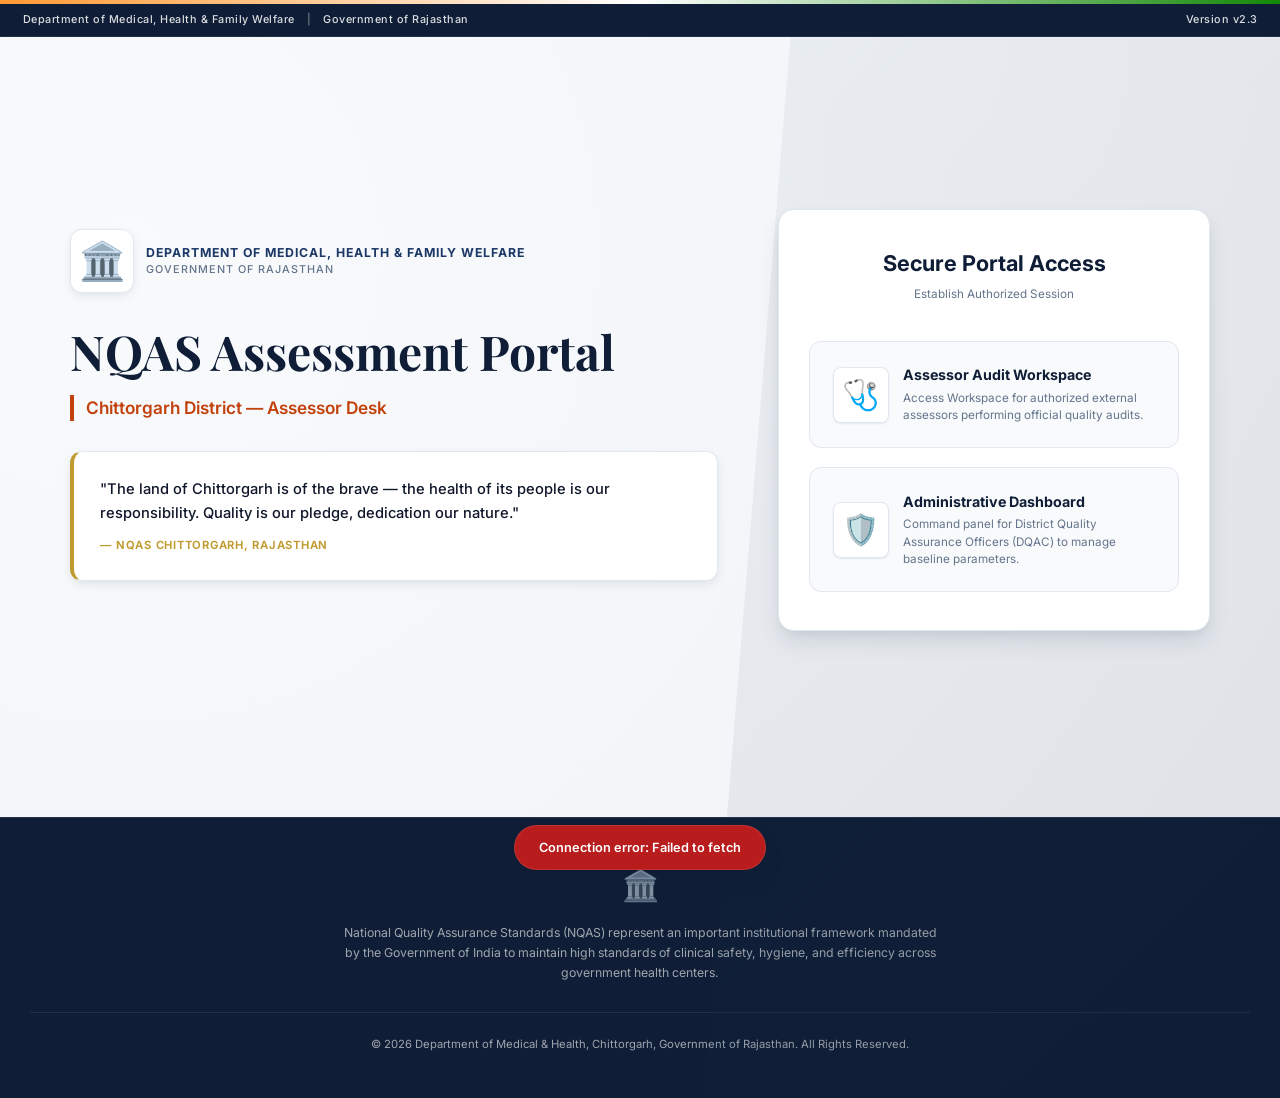
<file: index.htm>
<!DOCTYPE html>
<html lang="en">
<head>
<meta charset="UTF-8"/>
<meta name="viewport" content="width=device-width, initial-scale=1.0"/>
<title>National Quality Assurance Standards (NQAS) Registry — Chittorgarh</title>
<link href="https://fonts.googleapis.com/css2?family=Inter:wght@400;500;600;700;800&family=Playfair+Display:wght@700&display=swap" rel="stylesheet">
<link rel="stylesheet" href="style.css">
</head>
<body>

<!-- ===== LOADING OVERLAY ===== -->
<div id="loading-overlay">
  <div class="spinner"></div>
  <div id="loading-text">Establishing Secure Connection...</div>
</div>

<!-- ===== GOVERNMENT TOP RIBBON ===== -->
<div class="gov-ribbon"></div>
<div class="gov-top-bar">
  <div class="gov-top-left">
    <span>Department of Medical, Health &amp; Family Welfare</span>
    <span style="opacity: 0.5;">|</span>
    <span>Government of Rajasthan</span>
  </div>
  <div class="gov-top-right">
    <span>Version v2.3</span>
  </div>
</div>

<!-- ===== WELCOME SCREEN ===== -->
<div id="s-welcome" class="screen active">
  <div class="welcome-hero">
    <div class="wh-content">
      <div class="wh-emblem-box">
        <div class="wh-emblem-icon">🏛️</div>
        <div class="wh-department">
          Department of Medical, Health &amp; Family Welfare
          <span>Government of Rajasthan</span>
        </div>
      </div>
      <h1 class="wh-title">
        NQAS Assessment Portal
      </h1>
      <p class="wh-sub">Chittorgarh District — Assessor Desk</p>
      
      <div class="wh-quote">
        <div class="wh-quote-hi">"The land of Chittorgarh is of the brave — the health of its people is our responsibility. Quality is our pledge, dedication our nature."</div>
        <div class="wh-attr">— NQAS Chittorgarh, Rajasthan</div>
      </div>
    </div>
    
    <div class="wh-login-panel">
      <div class="ls-head">
        <h2>Secure Portal Access <small>Establish Authorized Session</small></h2>
      </div>
      <div class="login-cards">
        <div class="login-card" onclick="openAssessorLogin()">
          <div class="lc-icon">🩺</div>
          <div class="lc-details">
            <div class="lc-label">Assessor Audit Workspace</div>
            <div class="lc-desc">Access Workspace for authorized external assessors performing official quality audits.</div>
          </div>
        </div>
        <div class="login-card" onclick="openAdminLogin()">
          <div class="lc-icon">🛡️</div>
          <div class="lc-details">
            <div class="lc-label">Administrative Dashboard</div>
            <div class="lc-desc">Command panel for District Quality Assurance Officers (DQAC) to manage baseline parameters.</div>
          </div>
        </div>
      </div>
    </div>
  </div>
  
  <footer class="portal-footer">
    <div class="portal-footer-logo">🏛️</div>
    <p>National Quality Assurance Standards (NQAS) represent an important institutional framework mandated by the Government of India to maintain high standards of clinical safety, hygiene, and efficiency across government health centers.</p>
    <div class="portal-footer-copy">
      © 2026 Department of Medical &amp; Health, Chittorgarh, Government of Rajasthan. All Rights Reserved.
    </div>
  </footer>
</div>

<!-- ===== ASSESSOR LOGIN MODAL ===== -->
<div id="modal-asr" class="modal-overlay">
  <div class="modal">
    <div class="modal-hd">
      <h3>🩺 Verify Assessor Credentials</h3>
    </div>
    <div class="modal-bd">
      <div class="form-group">
        <label>Assessor Full Name</label>
        <input type="text" id="a-name" placeholder="Enter your full name"/>
        <div class="err-msg" id="err-aname">⚠ Please enter your name</div>
      </div>
      <div class="form-group">
        <label>Registered Contact Number (10-Digit)</label>
        <div class="phone-row">
          <div class="phone-prefix">+91</div>
          <input type="tel" id="a-phone" placeholder="10-digit number" maxlength="10" pattern="[6-9][0-9]{9}"/>
        </div>
        <div class="err-msg" id="err-aphone">⚠ Enter valid 10-digit number</div>
      </div>
    </div>
    <div class="modal-ft">
      <button class="btn btn-outline" onclick="closeModal('modal-asr')">Cancel</button>
      <button class="btn btn-teal" onclick="assessorNext()">Next Step →</button>
    </div>
  </div>
</div>

<!-- ===== FACILITY MODAL ===== -->
<div id="modal-fac" class="modal-overlay">
  <div class="modal">
    <div class="modal-hd">
      <h3>🏥 Target Facility Scope</h3>
    </div>
    <div class="modal-bd">
      <div class="step-dots">
        <div class="sd active" id="sd1"></div>
        <div class="sd" id="sd2"></div>
        <div class="sd" id="sd3"></div>
      </div>
      <div class="form-group">
        <label>Institutional Category (Facility Type)</label>
        <select id="sel-ftype" onchange="populateBlocks()">
          <option value="">— Select Facility Type —</option>
          <option value="AAM-SC">AAM-SC</option>
          <option value="PHC">PHC</option>
        </select>
        <div class="err-msg" id="err-ftype">⚠ Select facility type</div>
      </div>
      <div class="form-group">
        <label>Administrative Block</label>
        <select id="sel-block" onchange="populateFacilities();updateStepDots(2);" disabled>
          <option value="">— Select Block —</option>
        </select>
        <div class="err-msg" id="err-block">⚠ Select block</div>
      </div>
      <div class="form-group">
        <label>Specific Healthcare Facility Name</label>
        <select id="sel-facility" onchange="updateStepDots(3);" disabled>
          <option value="">— Select Facility —</option>
        </select>
        <div class="err-msg" id="err-fac">⚠ Select facility</div>
      </div>
    </div>
    <div class="modal-ft">
      <button class="btn btn-outline" onclick="closeModal('modal-fac');openAssessorLogin()">← Back</button>
      <button class="btn btn-teal" onclick="facilityConfirm()">Go to Audit Desk →</button>
    </div>
  </div>
</div>

<!-- ===== ADMIN LOGIN MODAL ===== -->
<div id="modal-adm" class="modal-overlay">
  <div class="modal">
    <div class="modal-hd">
      <h3>🛡️ Secure Administrative Login</h3>
    </div>
    <div class="modal-bd">
      <div class="form-group">
        <label>Administrative Username</label>
        <input type="text" id="adm-user" placeholder="Admin username"/>
        <div class="err-msg" id="err-admuser">⚠ Please enter username</div>
      </div>
      <div class="form-group" style="position: relative;">
        <label>Password</label>
        <div style="position: relative;">
          <input type="password" id="adm-pass" placeholder="Password" style="padding-right: 44px;"/>
          <button type="button" id="toggle-adm-pass" onclick="togglePasswordVisibility('adm-pass', this)" style="position: absolute; right: 12px; top: 50%; transform: translateY(-50%); cursor: pointer; background: none; border: none; padding: 4px; display: flex; align-items: center; justify-content: center; z-index: 10; color: var(--neutral-500); width: 32px; height: 32px;" aria-label="Toggle Password Visibility">
            <svg xmlns="http://www.w3.org/2000/svg" fill="none" viewBox="0 0 24 24" stroke-width="1.5" stroke="currentColor" style="width: 20px; height: 20px;">
              <path stroke-linecap="round" stroke-linejoin="round" d="M2.036 12.322a1.012 1.012 0 0 1 0-.639C3.423 7.51 7.36 4.5 12 4.5c4.638 0 8.573 3.007 9.963 7.178.07.207.07.431 0 .639C20.577 16.49 16.64 19.5 12 19.5c-4.638 0-8.573-3.007-9.963-7.178Z" />
              <path stroke-linecap="round" stroke-linejoin="round" d="M15 12a3 3 0 1 1-6 0 3 3 0 0 1 6 0Z" />
            </svg>
          </button>
        </div>
        <div class="err-msg" id="err-admpass">⚠ Incorrect username or password</div>
      </div>
    </div>
    <div class="modal-ft">
      <button class="btn btn-outline" onclick="closeModal('modal-adm')">Cancel</button>
      <button class="btn btn-primary" onclick="adminLogin()">Authorize &amp; Access Dashboard</button>
    </div>
  </div>
</div>

<!-- ===== MAIN PORTAL SCREEN ===== -->
<div id="s-portal" class="screen">
  <div class="portal-header">
    <div class="ph-left">
      <button class="btn-hamburger" id="hamburger-btn" onclick="toggleSidebar()">☰</button>
      <div class="ph-emblem">🏛️</div>
      <div class="ph-text">
        <strong>NQAS Portal</strong>
        <span>Chittorgarh · Rajasthan</span>
      </div>
    </div>
    <div class="ph-right">
      <div class="ph-badge" id="hdr-name">—</div>
      <div class="ph-role" id="hdr-role">Assessor</div>
      <button class="btn-logout" onclick="doLogout()">Logout</button>
    </div>
  </div>
  
  <div class="progress-bar">
    <div class="progress-fill" id="progress-fill"></div>
  </div>

  <div class="sidebar-overlay" id="sidebar-overlay" onclick="closeSidebar()" style="display:none;"></div>
  
  <div class="portal-layout">
    <div class="sidebar" id="sidebar">
      <div class="sidebar-lbl">Assessment Workflow</div>
      <div class="nav-item active" data-sec="s1" onclick="goSec('s1');closeSidebar()">
        <span class="ni-icon">📋</span>Desk Baseline &amp; Metadata<span class="nav-step">01</span>
      </div>
      <div class="nav-item" data-sec="s2" onclick="goSec('s2');closeSidebar()">
        <span class="ni-icon">📝</span>Assessor Registry<span class="nav-step">02</span>
      </div>
      <div class="nav-item" data-sec="s3" onclick="goSec('s3');closeSidebar()">
        <span class="ni-icon">📥</span>Approved Checklists<span class="nav-step">03</span>
      </div>
      <div class="nav-item" data-sec="s4" onclick="goSec('s4');closeSidebar()">
        <span class="ni-icon">📤</span>Submit Audit Records<span class="nav-step">04</span>
      </div>
      <div class="nav-item" data-sec="s5" onclick="goSec('s5');closeSidebar()">
        <span class="ni-icon">📄</span>Authorizing Orders<span class="nav-step">05</span>
      </div>
      
      <!-- ADMIN TOOLS IN SIDEBAR -->
      <div id="nav-admin" style="display:none">
        <div class="sidebar-lbl" style="margin-top:2rem">Admin Tools</div>
        <div class="nav-item" data-sec="admin-blocks" id="nav-item-blocks" onclick="goSec('admin-blocks');closeSidebar()">
          <span class="ni-icon">🏢</span>Block Progress Oversight
        </div>
        <div class="nav-item" data-sec="admin-dash" id="nav-item-dash" onclick="goSec('admin-dash');closeSidebar()">
          <span class="ni-icon">⚙️</span>Baseline Parameter Console
        </div>
      </div>
    </div>

    <div class="portal-main">

      <!-- SEC 1: AUDIT DESK DETAILS -->
      <div id="sec-s1" class="section-content active">
        <!-- ADMIN SANDBOX MODE BANNER -->
        <div id="admin-sandbox-banner" style="display:none; background-color: var(--accent-pale); border: 1.5px solid var(--accent-border); border-left: 4px solid var(--accent-gold); border-radius: var(--radius-lg); padding: 12px 16px; font-size: 0.82rem; color: #7c2d12; margin-bottom: 1.5rem; font-weight: 600; align-items: center; justify-content: space-between; gap:10px;">
          <span>🛠️ Administrator Preview Sandbox — Any changes made or submitted in this workflow are simulated and will NOT be written to the live database.</span>
        </div>

        <div class="sec-hd">
          <div class="sec-tag">Section 01</div>
          <h2>Facility Quality Baseline Records</h2>
          <p>Official baseline parameters verified by the District Quality Assurance Committee (DQAC).</p>
        </div>
        
        <!-- ADMIN BROWSE FACILITY BLOCK -->
        <div id="admin-facility-browser" style="display:none;" class="facility-selector-bar">
          <label>🔍 Browse any facility's data</label>
          <div style="display:flex;gap:10px;flex-wrap:wrap;align-items:flex-end;">
            <select id="abr-ftype" onchange="abrPopBlocks()" style="max-width:180px;">
              <option value="">Type</option>
              <option value="AAM-SC">AAM-SC</option>
              <option value="PHC">PHC</option>
            </select>
            <select id="abr-block" disabled onchange="abrPopFacs()" style="max-width:180px;">
              <option value="">Block</option>
            </select>
            <select id="abr-fac" disabled style="max-width:180px;">
              <option value="">Facility</option>
            </select>
            <button class="btn btn-primary btn-sm" onclick="abrLoad()">View</button>
          </div>
        </div>

        <div class="admin-bar" id="admin-bar-s1">
          <span>🛡️ Authorized Override: Update facility operational parameters and baseline quality metrics.</span>
          <button class="btn-edit-admin" onclick="openEditDesk()">Edit Fields ✏️</button>
        </div>
        
        <div class="card">
          <div class="card-title">
            <div class="card-title-icon">🏥</div>
            Facility Information
          </div>
          <div class="info-grid">
            <div class="info-field"><label>Facility Name</label><div class="info-val auto" id="vi-fname">—</div></div>
            <div class="info-field"><label>Block Name</label><div class="info-val auto" id="vi-block">—</div></div>
            <div class="info-field"><label>Facility Type</label><div class="info-val auto" id="vi-ftype">—</div></div>
            <div class="info-field"><label>Medical Officer Incharge (MOIC) Name</label><div class="info-val" id="vi-incharge"><span class="empty">Not filled yet</span></div></div>
            <div class="info-field"><label>Mobile Number</label><div class="info-val" id="vi-mobile"><span class="empty">—</span></div></div>
            <div class="info-field"><label>NIN ID</label><div class="info-val" id="vi-nin"><span class="empty">—</span></div></div>
            <div class="info-field"><label>SaQsham ID</label><div class="info-val" id="vi-saqsham"><span class="empty">—</span></div></div>
          </div>
        </div>
        
        <div class="card">
          <div class="card-title">
            <div class="card-title-icon">📊</div>
            PSS CAPA Scores
          </div>
          <div class="score-grid">
            <div class="score-month"><label id="vi-m1n">PSS CAPA Benchmark — Phase 1</label><div class="score-val empty" id="vi-s1">— %</div></div>
            <div class="score-month"><label id="vi-m2n">PSS CAPA Benchmark — Phase 2</label><div class="score-val empty" id="vi-s2">— %</div></div>
            <div class="score-month"><label id="vi-m3n">PSS CAPA Benchmark — Phase 3</label><div class="score-val empty" id="vi-s3">— %</div></div>
          </div>
        </div>

        <!-- Institute NQAS Assessment Sheet (Assessor Download Section) -->
        <div class="card" id="card-assessment-sheet">
          <div class="card-title">
            <div class="card-title-icon">📂</div>
            Institutional NQAS Assessment Template (Master excel) <span class="ct-hi">/ Excel Format</span>
          </div>
          <div id="vi-sheet-container">
            <!-- Dynamically populated via JS -->
          </div>
        </div>
        
        <div class="nav-btns">
          <span></span>
          <button class="btn btn-primary" onclick="goSec('s2')">Next Step →</button>
        </div>
      </div>

      <!-- SEC 2: ASSESSMENT SPECS -->
      <div id="sec-s2" class="section-content">
        <div class="sec-hd">
          <div class="sec-tag">Section 02</div>
          <h2>Audit Registry &amp; Timeline Specifications</h2>
          <p>Please specify the official date of assessment and list all participating evaluators.</p>
        </div>
        
        <div class="card">
          <div class="card-title">
            <div class="card-title-icon">📅</div>
            Assessment Date
          </div>
          <div class="form-row one">
            <div class="fg">
              <label>Date of Assessment</label>
              <input type="date" id="assess-date"/>
            </div>
          </div>
        </div>
        <div class="card">
          <div class="card-title">
            <div class="card-title-icon">👥</div>
            Authorized Evaluator Team Composition
          </div>
          <div class="assessor-list" id="assessor-list">
            <div class="assessor-row" data-idx="0">
              <div class="fg">
                <label>Primary Evaluator (Assessor 1) Full Name</label>
                <input type="text" class="asr-name" placeholder="1st Assessor name"/>
              </div>
              <div></div>
              <div class="fg">
                <label>Contact Number</label>
                <div class="phone-row">
                  <div class="phone-prefix">+91</div>
                  <input type="tel" class="asr-phone" placeholder="10-digit" maxlength="10"/>
                </div>
              </div>
              <div></div>
            </div>
            <div class="assessor-row" data-idx="1">
              <div class="fg">
                <label>Co-Evaluator (Assessor 2) Full Name</label>
                <input type="text" class="asr-name" placeholder="2nd Assessor name"/>
              </div>
              <div></div>
              <div class="fg">
                <label>Contact Number</label>
                <div class="phone-row">
                  <div class="phone-prefix">+91</div>
                  <input type="tel" class="asr-phone" placeholder="10-digit" maxlength="10"/>
                </div>
              </div>
              <div></div>
            </div>
          </div>
          <div style="margin-top:1.25rem">
            <button class="btn-add-asr" id="btn-add-asr" onclick="addAssessor()">＋ Register Additional Assessor</button>
          </div>
        </div>
        <div class="nav-btns">
          <button class="btn btn-outline" onclick="goSec('s1')">← Back</button>
          <button class="btn btn-primary" onclick="goSec('s3')">Next →</button>
        </div>
      </div>

      <!-- SEC 3: CHECKLIST DOWNLOAD -->
      <div id="sec-s3" class="section-content">
        <div class="sec-hd">
          <div class="sec-tag">Section 03</div>
          <h2>Approved Checklist Retrieval Center</h2>
          <p>Acquire the standardized quality checklist mandated for this institutional category.</p>
        </div>
        <div class="info-banner">
          <span>ℹ️ Admin uploads checklists here for your facility type.</span>
        </div>
        <div class="admin-bar" id="admin-bar-s3" style="display:none">
          <span>🛡️ Admin: Edit checklists from Admin Dashboard</span>
          <button class="btn-edit-admin" onclick="goSec('admin-dash');adminTabSwitch('at-checklist')">Manage Checklists</button>
        </div>
        <div class="card">
          <div class="card-title">
            <div class="card-title-icon">📥</div>
            Available Checklists
          </div>
          <div class="dl-grid" id="checklist-dl-list">
            <div style="text-align:center;padding:2rem;color:var(--neutral-500);font-style:italic">
              📋 No checklists available yet
            </div>
          </div>
        </div>
        <div class="nav-btns">
          <button class="btn btn-outline" onclick="goSec('s2')">← Back</button>
          <button class="btn btn-primary" onclick="goSec('s4')">Next →</button>
        </div>
      </div>

      <!-- SEC 4: UPLOAD -->
      <div id="sec-s4" class="section-content">
        <div class="sec-hd">
          <div class="sec-tag">Section 04</div>
          <h2>National Quality Registry Upload Center</h2>
          <p>Please upload the final signed assessment record (Word) and compiled honorarium invoice (PDF).</p>
        </div>
        <div class="card">
          <div class="card-title">
            <div class="card-title-icon">📄</div>
            Official Quality Assessment Report <span class="ct-hi">(Word Format Only)</span>
          </div>
          <div class="upload-zone" id="uz-report">
            <input type="file" id="file-report" accept=".doc,.docx" onchange="handleUpload('report')"/>
            <div class="uz-icon">📝</div>
            <div class="uz-label"><strong>Click to upload</strong> or drag &amp; drop<br/>Upload compiled report in Word format only (.doc, .docx).</div>
          </div>
          <div class="file-preview" id="fp-report">✅ <span id="fp-report-name"></span> — Ready to submit</div>
        </div>
        <div class="card">
          <div class="card-title">
            <div class="card-title-icon">📃</div>
            Honorarium Claim &amp; Identity Verification Form <span class="ct-hi">(PDF Format Only)</span>
          </div>
          <div class="upload-note">
            📌 <strong>Verification Mandate:</strong> Compile your Aadhaar, PAN Card, and Cancelled Cheque with the signed honorarium sheet in a single PDF.<br/>
          </div>
          <div class="upload-zone" id="uz-honor">
            <input type="file" id="file-honor" accept=".pdf" onchange="handleUpload('honor')"/>
            <div class="uz-icon">📋</div>
            <div class="uz-label"><strong>Click to upload</strong> or drag &amp; drop<br/>PDF file only</div>
          </div>
          <div class="file-preview" id="fp-honor">✅ <span id="fp-honor-name"></span> — Ready to submit</div>
        </div>
        <div class="nav-btns">
          <button class="btn btn-outline" onclick="goSec('s3')">← Back</button>
          <button class="btn btn-primary" onclick="goSec('s5')">Next →</button>
        </div>
      </div>

      <!-- SEC 5: OFFICE ORDER -->
      <div id="sec-s5" class="section-content">
        <!-- Wrapper container to prevent assessor scrolling confusion upon final submission -->
        <div id="s5-form-content">
          <div class="sec-hd">
            <div class="sec-tag">Section 05</div>
            <h2>Verify Assessment Orders &amp; Directives</h2>
            <p>Select the authorized administrative cycle group. State and District orders must be uploaded to finalize the registry record.</p>
          </div>
          <div class="admin-bar" id="admin-bar-s5" style="display:none">
            <span>🛡️ Admin: Manage order groups</span>
            <button class="btn-edit-admin" onclick="goSec('admin-dash');adminTabSwitch('at-orders')">Manage Orders</button>
          </div>
          <div class="card">
            <div class="card-title">
              <div class="card-title-icon">📑</div>
              Authorized Office Order Cycle Groups
            </div>
            <div class="order-list" id="order-list">
              <div style="text-align:center;padding:2rem;color:var(--neutral-500);font-style:italic">
                📑 No order groups added yet
              </div>
            </div>
          </div>

          <!-- Assessor upload panel inside Section 5 order selection -->
          <div class="card" id="assessor-order-upload-card" style="display:none; margin-top:1.5rem;">
            <div class="card-title">
              <div class="card-title-icon">📤</div>
              Archive Official Authorization Directives <span class="ct-hi">/ Selected Group Upload</span>
            </div>
            <div class="form-row">
              <div>
                <label style="display:block; font-size:0.8rem; font-weight:600; margin-bottom:6px; color:var(--neutral-900);">State Operational Directive (PDF)</label>
                <div class="upload-zone" id="uz-state-order" style="padding: 1.5rem 1rem;">
                  <input type="file" id="file-state-order" accept=".pdf" onchange="handleUpload('state-order')"/>
                  <div class="uz-icon" style="font-size:1.5rem;">📋</div>
                  <div class="uz-label" style="font-size:0.8rem;"><strong>Click to upload</strong> or drag State PDF</div>
                </div>
                <div class="file-preview" id="fp-state-order">✅ <span id="fp-state-order-name"></span> — Ready to submit</div>
              </div>
              
              <div>
                <label style="display:block; font-size:0.8rem; font-weight:600; margin-bottom:6px; color:var(--neutral-900);">District Office Order (PDF)</label>
                <div class="upload-zone" id="uz-dist-order" style="padding: 1.5rem 1rem;">
                  <input type="file" id="file-dist-order" accept=".pdf" onchange="handleUpload('dist-order')"/>
                  <div class="uz-icon" style="font-size:1.5rem;">📋</div>
                  <div class="uz-label" style="font-size:0.8rem;"><strong>Click to upload</strong> or drag District PDF</div>
                </div>
                <div class="file-preview" id="fp-dist-order">✅ <span id="fp-dist-order-name"></span> — Ready to submit</div>
              </div>
            </div>
          </div>

          <div class="nav-btns">
            <button class="btn btn-outline" onclick="goSec('s4')">← Back</button>
            <button class="btn btn-teal btn-block" id="btn-submit" onclick="submitAll()" style="max-width:340px">🔒 Commit Assessment to Public Registry</button>
          </div>
        </div>
      </div>

      <!-- ===== SEC: ADMIN TOOLS - BLOCK STATUS ===== -->
      <div id="sec-admin-blocks" class="section-content">
        <div class="sec-hd">
          <div class="sec-tag">Admin Tools</div>
          <h2>District Block Auditing Oversight &amp; Status Monitor</h2>
          <p>Consolidated block monitoring panel detailing operational metrics and submission times across Chittorgarh.</p>
        </div>

        <!-- Real-Time Filter Search Bar inside Block Status -->
        <div class="facility-selector-bar" style="background-color: var(--primary-pale); border: 1px solid rgba(28, 56, 102, 0.15); margin-bottom: 1.5rem;">
          <label style="color: var(--primary-900); font-weight: 700; margin-bottom: 8px; display: block;">🔍 Oversight Filter — Search Blocks:</label>
          <input type="text" id="block-search-input" oninput="filterBlocks()" placeholder="Type block name (e.g. Begun, Kapasan, Rashmi)..." style="width:100%; padding:10px 14px; border:1.5px solid var(--neutral-300); border-radius:var(--radius); font-size:0.9rem; outline:none;" />
        </div>
        
        <div id="blocks-timeline-container" style="display: flex; flex-direction: column; gap: 1.5rem;">
          <!-- Accordion/Detailed card nodes dynamically populated via JS -->
        </div>
      </div>

      <!-- ===== SEC: ADMIN TOOLS - DASHBOARD ===== -->
      <div id="sec-admin-dash" class="section-content">
        <div class="sec-hd">
          <div class="sec-tag">Admin Tools</div>
          <h2>Baseline Parameter Console</h2>
        </div>
        
        <div class="admin-tabs">
          <button class="admin-tab active" id="tab-btn-desk" onclick="adminTabSwitch('at-desk')">🏥 Metadata Baseline</button>
          <button class="admin-tab" id="tab-btn-checklist" onclick="adminTabSwitch('at-checklist')">📥 Audit Checklists</button>
          <button class="admin-tab" id="tab-btn-orders" onclick="adminTabSwitch('at-orders')">📑 Order Group</button>
          <button class="admin-tab" id="tab-btn-admins" onclick="adminTabSwitch('at-admins')">👤 Sub-Admin Accounts</button>
        </div>

        <!-- DESK DATA TAB -->
        <div id="at-desk" class="admin-tab-content active">
          <div class="facility-selector-bar">
            <label>📍 Select facility to edit its desk data:</label>
            <div style="display: flex; flex-direction: column; gap: 10px;">
              <select id="adm-sel-ftype" onchange="admPopBlocks()">
                <option value="">— Facility Type —</option>
              </select>
              <select id="adm-sel-block" onchange="admPopFacilities()" disabled>
                <option value="">— Block —</option>
              </select>
              <select id="adm-sel-facility" onchange="loadDeskData()" disabled>
                <option value="">— Facility Name —</option>
              </select>
            </div>
          </div>
          
          <div class="card">
            <div class="card-title">
              <div class="card-title-icon">✏️</div>
              Authorized Override: Update Facility Metadata Baseline
            </div>
            <div class="form-row">
              <div class="fg"><label>Incharge Name</label><input type="text" id="adm-incharge" placeholder="Incharge name"/></div>
              <div class="fg"><label>Mobile</label><input type="tel" id="adm-mobile" maxlength="10" placeholder="10-digit"/></div>
            </div>
            <div class="form-row">
              <div class="fg"><label>NIN ID</label><input type="text" id="adm-nin" placeholder="NIN ID"/></div>
              <div class="fg"><label>SaQsham ID</label><input type="text" id="adm-saqsham" placeholder="SaQsham ID"/></div>
            </div>

            <!-- Admin/Subadmin Excel Upload field for Desk info -->
            <div class="form-row">
              <div class="fg" style="grid-column: span 2; margin-top: 0.5rem;">
                <label>Institute NQAS Assessment Sheet <span class="hi" style="font-weight: 400; color: var(--neutral-500);">(Excel format only)</span></label>
                <input type="file" id="adm-sheet" accept=".xls,.xlsx" onchange="handleAdminSheetUpload('adm')"/>
                <div id="adm-sheet-preview" style="display:none; margin-top: 0.5rem; font-size: 0.8rem; color: var(--success); font-weight: 500;">
                  ✅ Selected Sheet: <span id="adm-sheet-name"></span>
                </div>
              </div>
            </div>

            <!-- VISUAL HEADER GROUP: PSS CAPA SCORE -->
            <div style="border-top: 1px solid var(--neutral-200); margin: 1.5rem 0 1rem; padding-top: 1.25rem;">
              <h4 style="font-size:0.85rem; font-weight:700; color:var(--primary); text-transform:uppercase; letter-spacing:0.5px; display:flex; align-items:center; gap:8px;">
                📊 PSS CAPA Scores
              </h4>
            </div>

            <div class="form-row three">
              <div class="fg"><label>Month 1</label><input type="text" id="adm-m1n" placeholder="e.g. January"/></div>
              <div class="fg"><label>Month 2</label><input type="text" id="adm-m2n" placeholder="e.g. February"/></div>
              <div class="fg"><label>Month 3</label><input type="text" id="adm-m3n" placeholder="e.g. March"/></div>
            </div>
            <div class="form-row three">
              <div class="fg"><label>Score 1</label><input type="text" id="adm-s1" placeholder="e.g. 78.5"/></div>
              <div class="fg"><label>Score 2</label><input type="text" id="adm-s2" placeholder="e.g. 82"/></div>
              <div class="fg"><label>Score 3</label><input type="text" id="adm-s3" placeholder="e.g. 91"/></div>
            </div>
            <button class="btn btn-primary" onclick="saveDeskData()" style="margin-top:1.5rem">💾 Save Desk Data</button>
          </div>
        </div>

        <!-- CHECKLIST TAB (Super-Admin Only) -->
        <div id="at-checklist" class="admin-tab-content">
          <div class="card">
            <div class="card-title">
              <div class="card-title-icon">➕</div>
              Add New Checklist
            </div>
            <div class="form-row">
              <div class="fg"><label>Document Name</label><input type="text" id="new-cl-name" placeholder="e.g. AAM-SC Assessment Format"/></div>
              <div class="fg"><label>Facility Type</label>
                <select id="new-cl-ftype">
                  <option value="All">All Facilities</option>
                  <option value="AAM-SC">AAM-SC Only</option>
                  <option value="PHC">PHC Only</option>
                </select>
              </div>
            </div>
            <div class="form-row one">
              <div class="fg"><label>Download URL</label><input type="url" id="new-cl-url" placeholder="https://drive.google.com/..."/></div>
            </div>
            <button class="btn btn-primary" onclick="addChecklist()" style="margin-top: 1rem;">➕ Add Checklist</button>
          </div>
          
          <div class="card">
            <div class="card-title">
              <div class="card-title-icon">📋</div>
              All Active Checklists
            </div>
            <div class="table-responsive">
              <table class="data-table">
                <thead>
                  <tr>
                    <th>Document Name</th>
                    <th>Facility Type</th>
                    <th>Download Link</th>
                    <th>Action</th>
                  </tr>
                </thead>
                <tbody id="cl-tbody"></tbody>
              </table>
            </div>
          </div>
        </div>

        <!-- ORDERS TAB (Super-Admin Only) -->
        <div id="at-orders" class="admin-tab-content">
          <div class="card">
            <div class="card-title">
              <div class="card-title-icon">➕</div>
              Add Order Group
            </div>
            <div class="form-row one">
              <div class="fg"><label>Group Title</label><input type="text" id="new-og-title" placeholder="e.g. Group A — January 2025"/></div>
            </div>
            <button class="btn btn-primary" onclick="addOrderGroup()" style="margin-top: 1rem;">➕ Add Group</button>
          </div>
          
          <div class="card">
            <div class="card-title">
              <div class="card-title-icon">📑</div>
              All Active Order Groups
            </div>
            <div class="table-responsive">
              <table class="data-table">
                <thead>
                  <tr>
                    <th>Title</th>
                    <th>Action</th>
                  </tr>
                </thead>
                <tbody id="og-tbody"></tbody>
              </table>
            </div>
          </div>
        </div>

        <!-- SUB-ADMINS TAB (Super-Admin Only) -->
        <div id="at-admins" class="admin-tab-content">
          <div class="card">
            <div class="card-title">
              <div class="card-title-icon">👤</div>
              Register New Sub-Admin Authority
            </div>
            <div class="form-row">
              <div class="fg"><label>Username</label><input type="text" id="new-adm-user" placeholder="New admin username"/></div>
              <div class="fg"><label>Password</label><input type="text" id="new-adm-pass" placeholder="Password"/></div>
            </div>
            <button class="btn btn-primary" onclick="createSubAdmin()" style="margin-top: 1rem;">➕ Register Authorized Account</button>
          </div>
          
          <div class="card">
            <div class="card-title">
              <div class="card-title-icon">📋</div>
              Sub-Admin Accounts
            </div>
            <div class="table-responsive">
              <table class="data-table">
                <thead>
                  <tr>
                    <th>Username</th>
                    <th>Created On</th>
                    <th>Action</th>
                  </tr>
                </thead>
                <tbody id="adm-tbody"></tbody>
              </table>
            </div>
          </div>
        </div>
      </div>

    </div><!-- /portal-main -->
  </div><!-- /portal-layout -->
</div><!-- /s-portal -->

<!-- SUBMISSION SUCCESS MODAL -->
<div id="modal-sub-success" class="modal-overlay">
  <div class="modal" style="max-width:550px; text-align:center;">
    <div class="modal-hd" style="background-color: var(--success-bg); border-bottom: 1px solid var(--success-border); padding: 2rem 1.5rem;">
      <div style="font-size: 4rem; line-height: 1; margin-bottom: 1rem;">🏛️</div>
      <h3 style="color: var(--success); font-family: 'Playfair Display', Georgia, serif; font-size: 1.5rem;">Assessment Securely Committed to Registry</h3>
      <p style="font-size: 0.75rem; font-weight: 500; text-transform: uppercase; color: var(--success); letter-spacing: 1px; margin-top: 4px;">Health &amp; Family Welfare Quality Registry, Govt. of Rajasthan</p>
    </div>
    <div class="modal-bd" style="padding: 2.25rem 2rem; line-height: 1.6;">
      <p style="font-size: 1.05rem; font-weight: 600; color: var(--primary-900); margin-bottom: 1rem;">Dhanyawad! Your quality assessment metrics have been safely received.</p>
      <p style="font-size: 0.88rem; color: var(--neutral-600); margin-bottom: 1.5rem;">
        By completing this rigorous evaluation of the quality guidelines at <strong id="success-facility-name" style="color: var(--primary);">[Facility Name]</strong>, you are safeguarding the health of Chittorgarh's citizens and strengthening the trust of our communities in public healthcare systems.
      </p>
      <p style="font-size: 0.82rem; font-style: italic; color: var(--neutral-60); padding: 0.75rem 1rem; background-color: var(--neutral-50); border-radius: var(--radius); border-left: 3px solid var(--accent-gold);">
        "Quality is indeed our pledge, and your work today brings us closer to that ideal."
      </p>
    </div>
    <div class="modal-ft" style="background-color: var(--neutral-50); padding: 1.25rem 2rem; display: flex; justify-content: center;">
      <button class="btn btn-teal btn-block" onclick="completeSessionLogout()" style="max-width: 280px; font-weight: 700; letter-spacing: 0.5px;">✅ [OK] - Complete Session</button>
    </div>
  </div>
</div>

<!-- EDIT DESK MODAL -->
<div id="modal-edit-desk" class="modal-overlay">
  <div class="modal" style="max-width:600px">
    <div class="modal-hd">
      <h3>✏️ Edit Desk Information <small>Update Facility Parameters</small></h3>
    </div>
    <div class="modal-bd" style="max-height:65vh;overflow-y:auto">
      <div class="form-row">
        <div class="fg"><label>Incharge Name</label><input type="text" id="ed-incharge"/></div>
        <div class="fg"><label>Mobile</label><input type="tel" id="ed-mobile" maxlength="10"/></div>
      </div>
      <div class="form-row">
        <div class="fg"><label>NIN ID</label><input type="text" id="ed-saqsham"/></div> <!-- Fixed NIN ID field mapping -->
        <div class="fg"><label>SaQsham ID</label><input type="text" id="ed-nin"/></div> <!-- Fixed SaQsham ID field mapping -->
      </div>

      <!-- Admin/Subadmin Excel Upload field inside Modal -->
      <div class="form-row">
        <div class="fg" style="grid-column: span 2; margin-top: 0.5rem;">
          <label>Institute NQAS Assessment Sheet <span class="hi" style="font-weight: 400; color: var(--neutral-500);">(Excel format only)</span></label>
          <input type="file" id="ed-sheet" accept=".xls,.xlsx" onchange="handleAdminSheetUpload('ed')"/>
          <div id="ed-sheet-preview" style="display:none; margin-top: 0.5rem; font-size: 0.8rem; color: var(--success); font-weight: 500;">
            ✅ Selected Sheet: <span id="ed-sheet-name"></span>
          </div>
        </div>
      </div>

      <!-- VISUAL HEADER GROUP: PSS CAPA SCORE -->
      <div style="border-top: 1px solid var(--neutral-200); margin: 1.5rem 0 1rem; padding-top: 1.25rem;">
        <h4 style="font-size:0.85rem; font-weight:700; color:var(--primary); text-transform:uppercase; letter-spacing:0.5px; display:flex; align-items:center; gap:8px;">
          📊 PSS CAPA Scores
        </h4>
      </div>

      <div class="form-row three">
        <div class="fg"><label>Month 1</label><input type="text" id="ed-m1n"/></div>
        <div class="fg"><label>Month 2</label><input type="text" id="ed-m2n"/></div>
        <div class="fg"><label>Month 3</label><input type="text" id="ed-m3n"/></div>
      </div>
      <div class="form-row three">
        <div class="fg"><label>Score 1</label><input type="text" id="ed-s1"/></div>
        <div class="fg"><label>Score 2</label><input type="text" id="ed-s2"/></div>
        <div class="fg"><label>Score 3</label><input type="text" id="ed-s3"/></div>
      </div>
    </div>
    <div class="modal-ft">
      <button class="btn btn-outline" onclick="closeModal('modal-edit-desk')">Cancel</button>
      <button class="btn btn-primary" onclick="saveEditDesk()">💾 Save Changes</button>
    </div>
  </div>
</div>

<!-- TOAST -->
<div class="toast" id="toast"><span id="toast-msg">Saved!</span></div>

<script src="script.js"></script>
</body>
</html>
</file>
<file: style.css>
/* ===== DESIGN SYSTEM VARIABLES ===== */
:root {
  --primary-900: #0F1E36; /* Deepest Indigo */
  --primary-800: #172F54; /* Slate Navy */
  --primary: #1C3866;     /* Rajasthan Govt Blue */
  --primary-light: #2B4E8C;
  --primary-pale: #F3F6FA;
  
  --accent: #C2410C;      /* Deep Terracotta Saffron */
  --accent-gold: #BF9B2F; /* Warm Saffron Gold */
  --accent-pale: #FFFBF0; /* Gold Light Tint */
  --accent-border: #E8D285;
  
  --neutral-900: #0F172A; /* Slate 900 */
  --neutral-800: #1E293B; /* Slate 800 */
  --neutral-700: #334155; /* Slate 700 */
  --neutral-500: #64748B; /* Slate 50 */
  --neutral-300: #CBD5E1; /* Slate 300 */
  --neutral-200: #E2E8F0; /* Slate 200 */
  --neutral-100: #F1F5F9; /* Slate 100 */
  --neutral-50:  #F8FAFC; /* Slate 50 */
  
  --success: #0F766E;      /* State Emerald Green */
  --success-bg: #ECFDF5;   /* Light Green Mint */
  --success-border: #A7F3D0;
  
  --danger: #B91C1C;       /* State Crimson Red */
  --danger-bg: #FEF2F2;    /* Light Crimson Tint */
  --danger-border: #FCA5A5;
  
  --shadow-sm: 0 1px 3px 0 rgba(15, 30, 54, 0.05), 0 1px 2px 0 rgba(15, 30, 54, 0.03);
  --shadow-md: 0 4px 12px -1px rgba(15, 30, 54, 0.08), 0 2px 6px -2px rgba(15, 30, 54, 0.05);
  --shadow-lg: 0 12px 24px -4px rgba(15, 30, 54, 0.12), 0 4px 12px -4px rgba(15, 30, 54, 0.08);
  
  --radius-sm: 6px;
  --radius: 8px;
  --radius-lg: 12px;
  --radius-xl: 16px;
  
  --header-h: 70px;
  --sidebar-w: 280px;
}

/* ===== BASE STYLES ===== */
* {
  margin: 0;
  padding: 0;
  box-sizing: border-box;
}
html {
  scroll-behavior: smooth;
  font-size: 15px;
  max-width: 100%;
  overflow-x: hidden;
}
body {
  font-family: 'Inter', -apple-system, sans-serif;
  background-color: var(--neutral-100);
  color: var(--neutral-800);
  line-height: 1.5;
  min-height: 100vh;
  -webkit-font-smoothing: antialiased;
  max-width: 100%;
  overflow-x: hidden;
}

/* ===== LOADING OVERLAY ===== */
#loading-overlay {
  display: none;
  position: fixed;
  inset: 0;
  background: rgba(15, 23, 42, 0.85);
  z-index: 99999;
  align-items: center;
  justify-content: center;
  flex-direction: column;
  color: white;
  font-weight: 600;
  backdrop-filter: blur(8px);
  transition: all 0.3s ease;
}
.spinner {
  width: 50px;
  height: 50px;
  border: 4px solid rgba(255, 255, 255, 0.15);
  border-radius: 50%;
  border-top-color: var(--accent-gold);
  animation: spin 0.8s cubic-bezier(0.4, 0, 0.2, 1) infinite;
  margin-bottom: 1.25rem;
  box-shadow: 0 0 16px rgba(191, 155, 47, 0.2);
}
@keyframes spin {
  to { transform: rotate(360deg); }
}

/* ===== GENERAL GOVERNMENT HEADER RIBBON ===== */
.gov-ribbon {
  background: linear-gradient(90deg, #FF9933 0%, #FFFFFF 50%, #120088 50%, #FFFFFF 50%, #128807 100%);
  height: 4px;
  width: 100%;
  position: relative;
  z-index: 1000;
}
.gov-top-bar {
  background-color: var(--primary-900);
  color: rgba(255, 255, 255, 0.85);
  font-size: 0.72rem;
  font-weight: 500;
  padding: 8px 1.5rem;
  display: flex;
  justify-content: space-between;
  align-items: center;
  border-bottom: 1px solid rgba(255, 255, 255, 0.08);
  letter-spacing: 0.5px;
}
.gov-top-left {
  display: flex;
  align-items: center;
  gap: 12px;
}
.gov-top-right {
  display: flex;
  align-items: center;
  gap: 15px;
}

/* ===== SCREENS ===== */
.screen {
  display: none;
  min-height: 100vh;
}
.screen.active {
  display: block;
}

/* ===== WELCOME SCREEN ===== */
#s-welcome {
  background: radial-gradient(circle at 10% 20%, #F8FAFC 0%, #EFF2F6 100%);
  position: relative;
  overflow: hidden;
}
#s-welcome::before {
  content: '';
  position: absolute;
  top: 0;
  right: 0;
  width: 45%;
  height: 100%;
  background: linear-gradient(135deg, rgba(28, 56, 102, 0.05) 0%, rgba(15, 30, 54, 0.08) 100%);
  clip-path: polygon(15% 0%, 100% 0%, 100% 100%, 0% 100%);
  z-index: 1;
}

.welcome-hero {
  max-width: 1200px;
  margin: 0 auto;
  padding: 4rem 2rem 5rem;
  position: relative;
  z-index: 2;
  display: grid;
  grid-template-columns: 1.2fr 0.8fr;
  gap: 4rem;
  align-items: center;
  min-height: calc(100vh - 120px);
}

.wh-content {
  text-align: left;
}
.wh-emblem-box {
  display: flex;
  align-items: center;
  gap: 12px;
  margin-bottom: 2rem;
}
.wh-emblem-icon {
  font-size: 2.5rem;
  background-color: #fff;
  width: 64px;
  height: 64px;
  display: flex;
  align-items: center;
  justify-content: center;
  border-radius: var(--radius-lg);
  box-shadow: var(--shadow-md);
  border: 1px solid var(--neutral-200);
}
.wh-department {
  font-size: 0.82rem;
  font-weight: 700;
  letter-spacing: 1px;
  text-transform: uppercase;
  color: var(--primary);
  line-height: 1.4;
}
.wh-department span {
  display: block;
  font-size: 0.72rem;
  color: var(--neutral-500);
  font-weight: 500;
}
.wh-title {
  font-family: 'Playfair Display', Georgia, serif;
  font-size: clamp(2.2rem, 4.5vw, 3.2rem);
  font-weight: 700;
  color: var(--primary-900);
  line-height: 1.2;
  margin-bottom: 1rem;
}
.wh-title span {
  font-size: 55%;
  font-family: 'Inter', sans-serif;
  color: var(--neutral-500);
  display: block;
  font-weight: 500;
  margin-top: 5px;
}
.wh-sub {
  font-size: 1.15rem;
  font-weight: 600;
  color: var(--accent);
  margin-bottom: 2rem;
  border-left: 4.5px solid var(--accent);
  padding-left: 12px;
}
.wh-quote {
  background-color: #ffffff;
  border: 1px solid var(--neutral-200);
  border-left: 4px solid var(--accent-gold);
  border-radius: var(--radius-lg);
  padding: 1.75rem;
  box-shadow: var(--shadow-md);
  margin-bottom: 2rem;
}
.wh-quote-hi {
  font-size: 0.98rem;
  color: var(--neutral-900);
  font-weight: 500;
  line-height: 1.6;
  margin-bottom: 0.5rem;
}
.wh-quote-en {
  font-size: 0.82rem;
  color: var(--neutral-50);
  line-height: 1.5;
}
.wh-attr {
  font-size: 0.75rem;
  font-weight: 650;
  color: var(--accent-gold);
  margin-top: 0.75rem;
  text-transform: uppercase;
  letter-spacing: 0.75px;
}

/* Portal Entry Login Panels */
.wh-login-panel {
  background: #ffffff;
  border: 1px solid var(--neutral-200);
  border-radius: var(--radius-xl);
  padding: 2.5rem 2rem;
  box-shadow: var(--shadow-lg);
}
.ls-head {
  text-align: center;
  margin-bottom: 2.5rem;
}
.ls-head h2 {
  font-size: 1.45rem;
  font-weight: 700;
  color: var(--primary-900);
}
.ls-head h2 small {
  display: block;
  font-size: 0.78rem;
  color: var(--neutral-500);
  font-weight: 400;
  margin-top: 6px;
}
.login-cards {
  display: flex;
  flex-direction: column;
  gap: 1.25rem;
}
.login-card {
  background: var(--neutral-50);
  border: 1.5px solid var(--neutral-200);
  border-radius: var(--radius-lg);
  padding: 1.5rem;
  display: flex;
  align-items: center;
  gap: 14px;
  cursor: pointer;
  transition: all 0.25s cubic-bezier(0.16, 1, 0.3, 1);
  text-align: left;
}
.login-card:hover {
  background: #ffffff;
  border-color: var(--primary);
  transform: translateY(-3px);
  box-shadow: var(--shadow-lg);
}
.login-card:active {
  transform: translateY(-1px);
}
.lc-icon {
  font-size: 2rem;
  background-color: #fff;
  width: 56px;
  height: 56px;
  display: flex;
  align-items: center;
  justify-content: center;
  border-radius: var(--radius);
  border: 1px solid var(--neutral-200);
  box-shadow: var(--shadow-sm);
}
.lc-details {
  flex: 1;
}
.lc-label {
  font-size: 0.95rem;
  font-weight: 700;
  color: var(--primary-900);
}
.lc-label small {
  display: block;
  font-size: 0.75rem;
  color: var(--neutral-500);
  font-weight: 400;
  margin-top: 2px;
}
.lc-desc {
  font-size: 0.78rem;
  color: var(--neutral-500);
  margin-top: 4px;
}

/* ===== MODAL ===== */
.modal-overlay {
  display: none;
  position: fixed;
  inset: 0;
  background: rgba(15, 23, 42, 0.6);
  z-index: 9999;
  align-items: center;
  justify-content: center;
  padding: 1.5rem;
  backdrop-filter: blur(8px);
}
.modal-overlay.open {
  display: flex;
}
.modal {
  background: #ffffff;
  border-radius: var(--radius-xl);
  width: 100%;
  max-width: 500px;
  box-shadow: var(--shadow-lg);
  overflow: hidden;
  animation: modalIn 0.35s cubic-bezier(0.16, 1, 0.3, 1);
  border: 1px solid var(--neutral-200);
}
@keyframes modalIn {
  from { opacity: 0; transform: scale(0.96) translateY(12px); }
  to { opacity: 1; transform: scale(1) translateY(0); }
}
.modal-hd {
  background-color: var(--primary-pale);
  padding: 1.75rem 2rem;
  border-bottom: 1px solid var(--neutral-200);
}
.modal-hd h3 {
  color: var(--primary-900);
  font-size: 1.15rem;
  font-weight: 700;
}
.modal-hd h3 small {
  display: block;
  font-size: 0.75rem;
  font-weight: 400;
  color: var(--neutral-500);
  margin-top: 4px;
}
.modal-bd {
  padding: 2rem;
}
.form-group {
  margin-bottom: 1.25rem;
}
.form-group:last-child {
  margin-bottom: 0;
}
.form-group label {
  display: block;
  font-size: 0.8rem;
  font-weight: 600;
  color: var(--neutral-900);
  margin-bottom: 6px;
  text-transform: uppercase;
  letter-spacing: 0.75px;
}
.form-group label .lbl-hi {
  color: var(--neutral-500);
  font-weight: 400;
  text-transform: none;
  letter-spacing: normal;
}
.form-group input, .form-group select, .form-group textarea {
  width: 100%;
  padding: 11px 14px;
  border: 1.5px solid var(--neutral-300);
  border-radius: var(--radius);
  font-size: 0.92rem;
  font-family: inherit;
  color: var(--neutral-800);
  background-color: #ffffff;
  transition: all 0.2s cubic-bezier(0.16, 1, 0.3, 1);
  outline: none;
}
.form-group input:focus, .form-group select:focus, .form-group textarea:focus {
  border-color: var(--primary);
  box-shadow: 0 0 0 4px rgba(28, 56, 102, 0.15);
}
.form-group select:disabled {
  background-color: var(--neutral-50);
  color: var(--neutral-500);
  cursor: not-allowed;
}
.phone-row {
  display: flex;
  gap: 8px;
}
.phone-prefix {
  padding: 11px 14px;
  background-color: var(--neutral-100);
  border: 1.5px solid var(--neutral-300);
  border-radius: var(--radius);
  font-size: 0.92rem;
  font-weight: 600;
  color: var(--neutral-500);
  user-select: none;
}
.err-msg {
  color: var(--danger);
  font-size: 0.75rem;
  font-weight: 500;
  margin-top: 6px;
  display: none;
}
.modal-ft {
  padding: 1.25rem 2rem 2rem;
  display: flex;
  gap: 12px;
  border-top: 1px solid var(--neutral-200);
  background-color: var(--neutral-50);
}
.modal-ft .btn {
  flex: 1;
}

/* SVD/Professional Toggle Adapter style override */
#toggle-adm-pass {
  transition: transform 0.2s cubic-bezier(0.16, 1, 0.3, 1), color 0.2s ease;
}
#toggle-adm-pass:hover {
  color: var(--primary) !important;
  transform: translateY(-50%) scale(1.1) !important;
}
#toggle-adm-pass:active {
  transform: translateY(-50%) scale(0.95) !important;
}

/* ===== BUTTONS ===== */
.btn {
  display: inline-flex;
  align-items: center;
  justify-content: center;
  gap: 8px;
  padding: 11px 20px;
  border: 1.5px solid transparent;
  border-radius: var(--radius);
  font-size: 0.88rem;
  font-weight: 600;
  cursor: pointer;
  transition: all 0.2s cubic-bezier(0.16, 1, 0.3, 1);
  font-family: inherit;
  white-space: nowrap;
}
.btn:active {
  transform: scale(0.98);
}
.btn-primary {
  background-color: var(--primary);
  color: #ffffff;
  box-shadow: 0 2px 4px rgba(28, 56, 102, 0.12);
}
.btn-primary:hover {
  background-color: var(--primary-light);
  box-shadow: 0 4px 12px rgba(28, 56, 102, 0.2);
}
.btn-gold {
  background-color: var(--accent-gold);
  color: #ffffff;
  box-shadow: 0 2px 4px rgba(191, 155, 47, 0.12);
}
.btn-gold:hover {
  background-color: #aa8620;
  box-shadow: 0 4px 12px rgba(191, 155, 47, 0.2);
}
.btn-teal {
  background-color: var(--success);
  color: #ffffff;
  box-shadow: 0 2px 4px rgba(15, 118, 110, 0.12);
}
.btn-teal:hover {
  background-color: #0d635c;
  box-shadow: 0 4px 12px rgba(15, 118, 110, 0.2);
}
.btn-danger {
  background-color: var(--danger);
  color: #ffffff;
  box-shadow: 0 2px 4px rgba(185, 28, 28, 0.12);
}
.btn-danger:hover {
  background-color: #991b1b;
  box-shadow: 0 4px 12px rgba(185, 28, 28, 0.2);
}
.btn-outline {
  background-color: #ffffff;
  border-color: var(--neutral-300);
  color: var(--neutral-700);
}
.btn-outline:hover {
  background-color: var(--neutral-50);
  border-color: var(--neutral-400);
}
.btn-ghost {
  background-color: transparent;
  color: var(--neutral-500);
}
.btn-ghost:hover {
  background-color: var(--neutral-100);
  color: var(--neutral-700);
}
.btn-sm {
  padding: 7px 14px;
  font-size: 0.8rem;
  border-radius: var(--radius-sm);
}
.btn-block {
  width: 100%;
}
.btn:disabled {
  opacity: 0.6;
  cursor: not-allowed;
}

/* ===== PORTAL LAYOUT ===== */
#s-portal {
  background-color: var(--neutral-100);
}
.portal-header {
  background-color: #ffffff;
  border-bottom: 1px solid var(--neutral-200);
  padding: 0 1.5rem;
  display: flex;
  align-items: center;
  justify-content: space-between;
  position: sticky;
  top: 0;
  z-index: 500;
  height: var(--header-h);
  box-shadow: var(--shadow-sm);
}
.ph-left {
  display: flex;
  align-items: center;
  gap: 14px;
}
.ph-emblem {
  font-size: 1.8rem;
  background-color: var(--neutral-100);
  width: 44px;
  height: 44px;
  display: flex;
  align-items: center;
  justify-content: center;
  border-radius: var(--radius);
  border: 1px solid var(--neutral-200);
}
.ph-text strong {
  color: var(--primary-900);
  font-size: 1rem;
  font-weight: 700;
  display: block;
}
.ph-text span {
  color: var(--neutral-500);
  font-size: 0.72rem;
  font-weight: 500;
  display: block;
}
.ph-right {
  display: flex;
  align-items: center;
  gap: 12px;
}
.ph-badge {
  background-color: var(--neutral-50);
  border: 1px solid var(--neutral-200);
  border-radius: 50px;
  padding: 6px 14px;
  color: var(--neutral-700);
  font-size: 0.82rem;
  font-weight: 600;
}
.ph-role {
  background-color: var(--accent-gold);
  color: #ffffff;
  border-radius: 50px;
  padding: 4px 12px;
  font-size: 0.72rem;
  font-weight: 700;
  text-transform: uppercase;
  letter-spacing: 0.5px;
}
.btn-logout {
  background-color: transparent;
  border: 1px solid var(--neutral-300);
  color: var(--danger);
  padding: 6px 14px;
  border-radius: var(--radius);
  font-size: 0.82rem;
  font-weight: 600;
  cursor: pointer;
  transition: all 0.2s cubic-bezier(0.16, 1, 0.3, 1);
}
.btn-logout:hover {
  background-color: var(--danger-bg);
  border-color: var(--danger-border);
}
.btn-hamburger {
  background: transparent;
  border: none;
  color: var(--neutral-700);
  font-size: 1.5rem;
  cursor: pointer;
  padding: 8px;
  display: none;
}

.portal-layout {
  display: flex;
  min-height: calc(100vh - var(--header-h) - 4px);
}

/* SIDEBAR */
.sidebar {
  width: var(--sidebar-w);
  flex-shrink: 0;
  background-color: #ffffff;
  border-right: 1px solid var(--neutral-200);
  padding: 2rem 0;
  position: sticky;
  top: calc(var(--header-h) + 4px);
  height: calc(100vh - var(--header-h) - 4px);
  overflow-y: auto;
}
.sidebar-lbl {
  font-size: 0.68rem;
  text-transform: uppercase;
  letter-spacing: 1.5px;
  color: var(--neutral-500);
  padding: 0 1.5rem;
  margin-bottom: 0.75rem;
  font-weight: 700;
}
.nav-item {
  display: flex;
  align-items: center;
  gap: 12px;
  padding: 12px 1.5rem;
  cursor: pointer;
  transition: all 0.2s cubic-bezier(0.16, 1, 0.3, 1);
  border-left: 4px solid transparent;
  color: var(--neutral-500);
  font-size: 0.85rem;
  font-weight: 500;
  user-select: none;
}
.nav-item:hover {
  background-color: var(--neutral-50);
  color: var(--primary);
}
.nav-item.active {
  background-color: var(--primary-pale);
  color: var(--primary);
  border-left-color: var(--primary);
  font-weight: 600;
}
.nav-item.completed {
  color: var(--success);
}
.nav-item.completed::after {
  content: "✓";
  margin-left: auto;
  font-weight: 700;
  font-size: 0.9rem;
}
.nav-item .ni-icon {
  font-size: 1.1rem;
  width: 24px;
  text-align: center;
}
.nav-step {
  margin-left: auto;
  font-size: 0.68rem;
  background-color: var(--neutral-100);
  border-radius: 50px;
  padding: 2px 8px;
  color: var(--neutral-500);
  font-weight: 600;
}
.nav-item.active .nav-step {
  background-color: var(--primary);
  color: #ffffff;
}
.nav-item.completed .nav-step {
  background-color: var(--success-bg);
  color: var(--success);
}

/* MOBILE SIDEBAR OVERLAY */
.sidebar-overlay {
  display: none;
  position: fixed;
  inset: 0;
  background: rgba(15, 23, 42, 0.4);
  z-index: 400;
  backdrop-filter: blur(2px);
}

/* MAIN CONTENT */
.portal-main {
  flex: 1;
  padding: 2rem 3rem;
  max-width: 1000px;
  min-width: 0;
  margin: 0 auto;
}

/* PROGRESS BAR */
.progress-bar {
  height: 5px;
  background-color: var(--neutral-200);
  position: relative;
  overflow: hidden;
}
.progress-fill {
  height: 100%;
  background-color: var(--success);
  width: 0%;
  transition: width 0.4s ease-in-out;
}

/* SECTION */
.section-content {
  display: none;
}
.section-content.active {
  display: block;
}
.sec-hd {
  margin-bottom: 2rem;
  border-bottom: 1px solid var(--neutral-200);
  padding-bottom: 1.25rem;
}
.sec-tag {
  display: inline-block;
  background-color: var(--primary-pale);
  color: var(--primary);
  font-size: 0.65rem;
  font-weight: 700;
  letter-spacing: 1.5px;
  text-transform: uppercase;
  padding: 4px 10px;
  border-radius: var(--radius-sm);
  margin-bottom: 0.75rem;
  border: 1px solid rgba(28, 56, 102, 0.1);
}
.sec-hd h2 {
  font-size: 1.5rem;
  font-weight: 700;
  color: var(--primary-900);
}
.sec-hd h2 small {
  display: block;
  font-size: 0.85rem;
  font-weight: 400;
  color: var(--neutral-500);
  margin-top: 4px;
}
.sec-hd p {
  color: var(--neutral-500);
  font-size: 0.88rem;
  margin-top: 6px;
}

/* CARDS WITH VIEWPORT SAFETY GATES */
.card {
  background-color: #ffffff;
  border: 1px solid var(--neutral-200);
  border-radius: var(--radius-lg);
  padding: 1.75rem;
  margin-bottom: 1.5rem;
  box-shadow: var(--shadow-sm);
  transition: box-shadow 0.2s ease, border-color 0.2s ease;
  min-width: 0;
  width: 100%;
  overflow: hidden;
}
.card:hover {
  box-shadow: var(--shadow-md);
  border-color: var(--neutral-300);
}
.card-title {
  font-size: 0.95rem;
  font-weight: 700;
  color: var(--primary-900);
  margin-bottom: 1.5rem;
  display: flex;
  align-items: center;
  gap: 10px;
  border-bottom: 1px solid var(--neutral-100);
  padding-bottom: 0.75rem;
}
.card-title-icon {
  width: 32px;
  height: 32px;
  background-color: var(--primary-pale);
  border-radius: var(--radius-sm);
  display: flex;
  align-items: center;
  justify-content: center;
  font-size: 1rem;
}
.card-title .ct-hi {
  font-size: 0.75rem;
  font-weight: 400;
  color: var(--neutral-500);
  margin-left: 4px;
}

/* INFO GRID */
.info-grid {
  display: grid;
  grid-template-columns: repeat(auto-fill, minmax(220px, 1fr));
  gap: 1rem;
  width: 100%;
}
.info-field {
  background-color: var(--neutral-50);
  border: 1px solid var(--neutral-200);
  border-radius: var(--radius);
  padding: 12px 14px;
  min-width: 0;
}
.info-field label {
  display: block;
  font-size: 0.65rem;
  color: var(--neutral-500);
  margin-bottom: 4px;
  text-transform: uppercase;
  letter-spacing: 0.5px;
  font-weight: 600;
}
.info-val {
  font-size: 0.88rem;
  font-weight: 600;
  color: var(--neutral-900);
  overflow-wrap: break-word;
  word-wrap: break-word;
}
.info-val.empty {
  color: var(--neutral-500);
  font-style: italic;
  font-weight: 400;
}
.info-val.auto {
  color: var(--primary);
}
.badge {
  display: inline-flex;
  align-items: center;
  font-size: 0.7rem;
  font-weight: 700;
  padding: 4px 10px;
  border-radius: 50px;
  text-transform: uppercase;
  letter-spacing: 0.5px;
}
.badge-pending {
  background-color: var(--accent-pale);
  color: var(--accent);
  border: 1px solid var(--accent-border);
}
.badge-done {
  background-color: var(--success-bg);
  color: var(--success);
  border: 1px solid var(--success-border);
}
.score-grid {
  display: grid;
  grid-template-columns: repeat(3, 1fr);
  gap: 1rem;
  width: 100%;
}
.score-month {
  background-color: var(--neutral-50);
  border: 1px solid var(--neutral-200);
  border-radius: var(--radius);
  padding: 1.25rem;
  text-align: center;
  min-width: 0;
}
.score-month label {
  display: block;
  font-size: 0.78rem;
  color: var(--neutral-500);
  margin-bottom: 6px;
  font-weight: 500;
}
.score-val {
  font-size: 1.5rem;
  font-weight: 800;
  color: var(--primary-900);
}
.score-val.empty {
  color: var(--neutral-500);
  font-size: 0.9rem;
  font-weight: 400;
  font-style: italic;
}

/* ADMIN NOTIFICATION BOX */
.admin-bar {
  display: none;
  align-items: center;
  justify-content: space-between;
  gap: 15px;
  padding: 12px 18px;
  background-color: var(--accent-pale);
  border: 1px solid var(--accent-border);
  border-radius: var(--radius-lg);
  margin-bottom: 1.5rem;
}
.admin-bar span {
  font-size: 0.82rem;
  color: #7c2d12;
  font-weight: 500;
}
.btn-edit-admin {
  background-color: var(--accent-gold);
  color: #fff;
  border: none;
  padding: 6px 14px;
  border-radius: var(--radius-sm);
  font-size: 0.78rem;
  font-weight: 600;
  cursor: pointer;
  font-family: inherit;
  transition: background-color 0.2s cubic-bezier(0.16, 1, 0.3, 1);
}
.btn-edit-admin:hover {
  background-color: #aa8620;
}

/* FORM FIELDS IN PORTAL */
.form-row {
  display: grid;
  grid-template-columns: 1fr 1fr;
  gap: 1.25rem;
  margin-bottom: 1.25rem;
}
.form-row.one {
  grid-template-columns: 1fr;
}
.form-row.three {
  grid-template-columns: 1fr 1fr 1fr;
}
.fg {
  margin-bottom: 0;
}
.fg label {
  display: block;
  font-size: 0.8rem;
  font-weight: 600;
  color: var(--neutral-900);
  margin-bottom: 6px;
}
.fg label .hi {
  color: var(--neutral-500);
  font-weight: 400;
}
.fg input, .fg select, .fg textarea {
  width: 100%;
  padding: 10px 12px;
  border: 1.5px solid var(--neutral-300);
  border-radius: var(--radius);
  font-size: 0.88rem;
  font-family: inherit;
  color: var(--neutral-800);
  background-color: #ffffff;
  transition: all 0.2s cubic-bezier(0.16, 1, 0.3, 1);
  outline: none;
}
.fg input:focus, .fg select:focus, .fg textarea:focus {
  border-color: var(--primary);
  box-shadow: 0 0 0 4px rgba(28, 56, 102, 0.12);
}

/* DYNAMIC ASSESSOR LIST */
.assessor-list {
  display: flex;
  flex-direction: column;
  gap: 1rem;
}
.assessor-row {
  display: grid;
  grid-template-columns: 1fr auto 1.2fr auto;
  gap: 1rem;
  align-items: flex-end;
  background-color: var(--neutral-50);
  border: 1px solid var(--neutral-200);
  padding: 1.25rem;
  border-radius: var(--radius);
}
.btn-rm-asr {
  background-color: var(--danger-bg);
  color: var(--danger);
  border: 1.5px solid var(--danger-border);
  width: 40px;
  height: 40px;
  border-radius: var(--radius);
  cursor: pointer;
  font-size: 1rem;
  display: flex;
  align-items: center;
  justify-content: center;
  transition: all 0.2s cubic-bezier(0.16, 1, 0.3, 1);
}
.btn-rm-asr:hover {
  background-color: var(--danger);
  color: #ffffff;
}
.btn-add-asr {
  background-color: #ffffff;
  color: var(--primary);
  border: 1.5px dashed var(--primary);
  padding: 10px 16px;
  border-radius: var(--radius);
  cursor: pointer;
  font-size: 0.82rem;
  font-weight: 600;
  display: inline-flex;
  align-items: center;
  gap: 6px;
  font-family: inherit;
  transition: all 0.2s cubic-bezier(0.16, 1, 0.3, 1);
}
.btn-add-asr:hover {
  background-color: var(--primary-pale);
}

/* CHECKLIST DOWNLOAD */
.dl-grid {
  display: flex;
  flex-direction: column;
  gap: 0.85rem;
}
.dl-item {
  display: flex;
  align-items: center;
  gap: 1rem;
  padding: 1.25rem;
  background-color: var(--neutral-50);
  border: 1.5px solid var(--neutral-200);
  border-radius: var(--radius-lg);
  transition: all 0.2s cubic-bezier(0.16, 1, 0.3, 1);
  cursor: pointer;
}
.dl-item:hover {
  background-color: #ffffff;
  border-color: var(--primary);
  box-shadow: var(--shadow-sm);
}
.dl-icon {
  width: 44px;
  height: 44px;
  background-color: var(--primary-pale);
  border-radius: var(--radius);
  display: flex;
  align-items: center;
  justify-content: center;
  font-size: 1.2rem;
  flex-shrink: 0;
  color: var(--primary);
  border: 1px solid rgba(28, 56, 102, 0.1);
}
.dl-info {
  flex: 1;
  min-width: 0;
}
.dl-info strong {
  font-size: 0.9rem;
  color: var(--neutral-900);
  display: block;
  white-space: nowrap;
  overflow: hidden;
  text-overflow: ellipsis;
}
.dl-info span {
  font-size: 0.78rem;
  color: var(--neutral-500);
  display: block;
  margin-top: 2px;
}
.dl-na {
  color: var(--neutral-400);
  font-style: italic;
  font-size: 0.78rem;
}
.dl-btn {
  background-color: var(--primary);
  color: #ffffff;
  border: none;
  padding: 8px 14px;
  border-radius: var(--radius);
  font-size: 0.78rem;
  font-weight: 600;
  cursor: pointer;
  font-family: inherit;
}
.dl-btn:hover {
  background-color: var(--primary-light);
}

/* UPLOAD CONTAINER */
.upload-zone {
  border: 2px dashed var(--neutral-300);
  border-radius: var(--radius-lg);
  padding: 2.5rem 1.5rem;
  text-align: center;
  cursor: pointer;
  transition: all 0.25s cubic-bezier(0.16, 1, 0.3, 1);
  background-color: var(--neutral-50);
  margin-bottom: 1rem;
  position: relative;
}
.upload-zone:hover, .upload-zone.drag-over {
  border-color: var(--primary);
  background-color: var(--primary-pale);
}
.upload-zone input[type=file] {
  position: absolute;
  inset: 0;
  width: 100%;
  height: 100%;
  opacity: 0;
  cursor: pointer;
  z-index: 10;
}
.uz-icon, .uz-label, .uz-label * {
  position: relative;
  z-index: 1;
  pointer-events: none !important;
}
.upload-note {
  background-color: var(--accent-pale);
  border: 1px solid var(--accent-border);
  border-left: 4px solid var(--accent-gold);
  border-radius: var(--radius);
  padding: 12px 16px;
  font-size: 0.78rem;
  color: #7c2d12;
  margin-bottom: 1rem;
  line-height: 1.6;
}
.file-preview {
  display: flex;
  align-items: center;
  gap: 10px;
  padding: 12px 16px;
  background-color: var(--success-bg);
  border: 1px solid var(--success-border);
  border-radius: var(--radius);
  font-size: 0.82rem;
  color: var(--success);
  margin-top: 0.75rem;
  display: none;
  font-weight: 500;
}

/* OFFICE ORDERS LIST */
.order-list {
  display: flex;
  flex-direction: column;
  gap: 0.85rem;
}
.order-item {
  border: 1.5px solid var(--neutral-200);
  border-radius: var(--radius-lg);
  padding: 1.25rem;
  cursor: pointer;
  transition: all 0.2s cubic-bezier(0.16, 1, 0.3, 1);
  background-color: #ffffff;
}
.order-item:hover {
  border-color: var(--primary);
  box-shadow: var(--shadow-md);
}
.order-item.selected {
  border-color: var(--primary);
  background-color: var(--primary-pale);
}
.oi-header {
  display: flex;
  align-items: center;
  gap: 12px;
}
.oi-radio {
  width: 20px;
  height: 20px;
  border: 2px solid var(--neutral-300);
  border-radius: 50%;
  flex-shrink: 0;
  transition: all 0.2s cubic-bezier(0.16, 1, 0.3, 1);
  position: relative;
}
.order-item.selected .oi-radio {
  border-color: var(--primary);
  background-color: var(--primary);
}
.order-item.selected .oi-radio::after {
  content: '';
  position: absolute;
  top: 50%;
  left: 50%;
  transform: translate(-50%, -50%);
  width: 8px;
  height: 8px;
  border-radius: 50%;
  background-color: #ffffff;
}
.oi-title {
  font-size: 0.9rem;
  font-weight: 700;
  color: var(--neutral-900);
}
.oi-pdfs {
  display: flex;
  gap: 10px;
  margin-top: 1rem;
  flex-wrap: wrap;
}
.oi-pdf-btn {
  background-color: #ffffff;
  border: 1.5px solid var(--neutral-200);
  border-radius: var(--radius);
  padding: 6px 12px;
  font-size: 0.75rem;
  color: var(--neutral-700);
  cursor: pointer;
  display: inline-flex;
  align-items: center;
  gap: 6px;
  font-family: inherit;
  font-weight: 600;
  transition: all 0.2s cubic-bezier(0.16, 1, 0.3, 1);
}
.oi-pdf-btn:hover {
  background-color: var(--primary);
  color: #ffffff;
  border-color: var(--primary);
}
.oi-na {
  font-size: 0.75rem;
  color: var(--neutral-400);
  font-style: italic;
  margin-top: 0.75rem;
}

/* NAVIGATION FOOTER */
.nav-btns {
  display: flex;
  justify-content: space-between;
  align-items: center;
  margin-top: 2rem;
  gap: 1rem;
  border-top: 1px solid var(--neutral-200);
  padding-top: 1.5rem;
}
.nav-btns .btn {
  min-width: 140px;
}

/* SUCCESS SCREEN */
.success-screen {
  text-align: center;
  padding: 4rem 1.5rem;
}
.ss-icon {
  font-size: 5rem;
  line-height: 1;
  margin-bottom: 1.5rem;
  animation: scaleIn 0.4s cubic-bezier(0.16, 1, 0.3, 1);
}
@keyframes scaleIn {
  from { transform: scale(0); }
  to { transform: scale(1); }
}
.ss-title {
  font-size: 1.6rem;
  font-weight: 700;
  color: var(--primary-900);
  margin-bottom: 0.5rem;
}
.ss-title small {
  display: block;
  font-size: 0.85rem;
  font-weight: 400;
  color: var(--neutral-500);
  margin-top: 4px;
}
.ss-msg {
  color: var(--neutral-600);
  font-size: 0.95rem;
  margin-bottom: 2.5rem;
  max-width: 450px;
  margin-left: auto;
  margin-right: auto;
}

/* ===== ADMIN DASHBOARD SCREEN ===== */
#s-admin-dash {
  background-color: var(--neutral-100);
}
.admin-tabs {
  display: flex;
  background-color: #ffffff;
  border-bottom: 1.5px solid var(--neutral-200);
  overflow-x: auto;
  gap: 0px;
}
.admin-tab {
  padding: 1rem 1.5rem;
  font-size: 0.88rem;
  font-weight: 600;
  color: var(--neutral-500);
  cursor: pointer;
  white-space: nowrap;
  border: none;
  background-color: transparent;
  border-bottom: 3px solid transparent;
  transition: all 0.2s cubic-bezier(0.16, 1, 0.3, 1);
  font-family: inherit;
}
.admin-tab:hover {
  color: var(--primary);
  background-color: var(--neutral-50);
}
.admin-tab.active {
  color: var(--primary);
  border-bottom-color: var(--primary);
  background-color: var(--primary-pale);
}
.admin-tab-content {
  display: none;
  padding: 0;
}
.admin-tab-content.active {
  display: block;
}

/* DATA TABLES WITH ROBUST OVERFLOW PREVENTION GATES */
.table-responsive {
  width: 100%;
  overflow-x: auto;
  -webkit-overflow-scrolling: touch;
  display: block;
  border: 1px solid var(--neutral-200);
  border-radius: var(--radius-lg);
  background-color: #ffffff;
  box-shadow: var(--shadow-sm);
  margin-top: 1rem;
}
.data-table {
  width: 100%;
  border-collapse: collapse;
  font-size: 0.85rem;
  text-align: left;
}
.data-table th {
  padding: 12px 16px;
  font-size: 0.72rem;
  font-weight: 700;
  text-transform: uppercase;
  letter-spacing: 1px;
  color: var(--neutral-505);
  border-bottom: 1.5px solid var(--neutral-200);
  background-color: var(--neutral-50);
}
.data-table td {
  padding: 12px 16px;
  border-bottom: 1px solid var(--neutral-100);
  color: var(--neutral-800);
  vertical-align: middle;
}
.data-table tr:last-child td {
  border-bottom: none;
}
.data-table tr:hover td {
  background-color: var(--neutral-50);
}

/* ADMINISTRATIVE FACILITY SELECTOR BAR */
.facility-selector-bar {
  background-color: var(--accent-pale);
  border: 1px solid var(--accent-border);
  border-radius: var(--radius-lg);
  padding: 1.25rem;
  margin-bottom: 1.5rem;
  min-width: 0;
}
.facility-selector-bar label {
  font-size: 0.82rem;
  font-weight: 700;
  color: #7c2d12;
  display: block;
  margin-bottom: 0.75rem;
}
.facility-selector-bar select {
  padding: 9px 12px;
  border: 1.5px solid var(--accent-border);
  border-radius: var(--radius);
  font-size: 0.88rem;
  font-family: inherit;
  color: var(--neutral-800);
  background-color: #ffffff;
  outline: none;
  width: 100%;
  max-width: 320px;
}
.facility-selector-bar select:disabled {
  background-color: var(--neutral-100);
  cursor: not-allowed;
}

/* TOAST NOTIFICATION */
.toast {
  position: fixed;
  bottom: 2rem;
  left: 50%;
  transform: translateX(-50%) translateY(100px);
  background-color: var(--primary-900);
  color: #ffffff;
  padding: 12px 24px;
  border-radius: 50px;
  font-size: 0.85rem;
  font-weight: 600;
  z-index: 99999;
  transition: transform 0.4s cubic-bezier(0.16, 1, 0.3, 1);
  box-shadow: var(--shadow-lg);
  max-width: 90vw;
  text-align: center;
  border: 1px solid rgba(255, 255, 255, 0.1);
}
.toast.show {
  transform: translateX(-50%) translateY(0);
}
.toast.success {
  background-color: var(--success);
}
.toast.error {
  background-color: var(--danger);
}

/* STEP INDICATOR DOTS */
.step-dots {
  display: flex;
  gap: 8px;
  justify-content: center;
  margin-bottom: 1.5rem;
}
.sd {
  width: 8px;
  height: 8px;
  border-radius: 50%;
  background-color: var(--neutral-200);
  transition: all 0.3s ease;
}
.sd.active {
  background-color: var(--primary);
  width: 24px;
  border-radius: 4px;
}

/* INFO BANNER */
.info-banner {
  background-color: #E0F2FE;
  border: 1px solid #BAE6FD;
  border-radius: var(--radius-lg);
  padding: 12px 16px;
  font-size: 0.82rem;
  color: #0369A1;
  margin-bottom: 1.5rem;
  display: flex;
  align-items: flex-start;
  gap: 10px;
  font-weight: 500;
}

/* PORTAL FOOTER */
.portal-footer {
  background-color: var(--primary-900);
  color: rgba(255, 255, 255, 0.6);
  padding: 3rem 2rem;
  border-top: 1px solid rgba(255, 255, 255, 0.1);
  text-align: center;
  font-size: 0.82rem;
  margin-top: auto;
}
.portal-footer-logo {
  font-size: 2rem;
  margin-bottom: 1rem;
}
.portal-footer p {
  max-width: 600px;
  margin: 0.5rem auto 0;
  line-height: 1.6;
}
.portal-footer-copy {
  margin-top: 2rem;
  border-top: 1px solid rgba(255, 255, 255, 0.08);
  padding-top: 1.5rem;
  font-size: 0.75rem;
}

/* ===== RESPONSIVE MEDIA QUERIES ===== */
@media(max-width:992px) {
  .welcome-hero {
    grid-template-columns: 1fr;
    gap: 3rem;
    padding: 2rem 1.5rem;
  }
  .wh-content {
    text-align: center;
  }
  .wh-emblem-box {
    justify-content: center;
  }
  .wh-sub {
    border-left: none;
    border-bottom: 2px solid var(--accent);
    padding-left: 0;
    padding-bottom: 8px;
    display: inline-block;
  }
}

@media(max-width:768px) {
  /* --- GLOBAL BASE ADJUSTMENTS --- */
  body {
    font-size: 14px;
  }

  /* --- GOVERNMENT HEADER RIBBON --- */
  .gov-top-bar {
    padding: 6px 1rem;
    flex-direction: column;
    gap: 4px;
    text-align: center;
  }
  .gov-top-left {
    flex-direction: column;
    gap: 2px;
  }
  .gov-top-left span[style*="opacity"] {
    display: none !important; /* Hides pipe dividers on mobile screen layouts */
  }

  /* --- WELCOME HERO SCREEN RESPONSIVENESS --- */
  #s-welcome::before {
    display: none; /* Hides overlay element to retain contrast on mobile devices */
  }
  .welcome-hero {
    padding: 2rem 1rem;
    gap: 2rem;
    min-height: auto;
  }
  .wh-emblem-box {
    margin-bottom: 1.5rem;
  }
  .wh-title {
    font-size: 1.85rem;
  }
  .wh-quote {
    padding: 1.25rem;
  }
  .wh-quote-hi {
    font-size: 0.9rem;
  }
  .wh-login-panel {
    padding: 1.75rem 1.25rem;
  }
  .login-card {
    padding: 1.15rem;
    gap: 12px;
  }
  .lc-icon {
    width: 46px;
    height: 46px;
    font-size: 1.6rem;
  }

  /* --- PORTAL NAVBAR SPACING CONTROLS --- */
  .portal-header {
    padding: 0 0.85rem;
    height: auto;
    min-height: var(--header-h);
    padding-top: 8px;
    padding-bottom: 8px;
    flex-wrap: wrap;
    gap: 8px;
  }
  .ph-left {
    gap: 8px;
    flex: 1;
    min-width: 0;
  }
  .ph-emblem {
    width: 38px;
    height: 38px;
    font-size: 1.4rem;
    flex-shrink: 0;
  }
  .ph-text {
    min-width: 0;
  }
  .ph-text strong {
    font-size: 0.88rem;
    white-space: nowrap;
    overflow: hidden;
    text-overflow: ellipsis;
  }
  .ph-text span {
    display: none !important; /* Excludes region details on small views */
  }
  .ph-right {
    gap: 6px;
    flex-shrink: 0;
  }
  .ph-badge {
    display: none !important; /* Restricts visibility of name elements on slim layouts */
  }
  .ph-role {
    font-size: 0.68rem;
    padding: 4px 8px;
    flex-shrink: 0;
  }
  .btn-logout {
    padding: 6px 10px;
    font-size: 0.78rem;
    flex-shrink: 0;
  }
  .btn-hamburger {
    display: block;
    flex-shrink: 0;
    padding: 6px;
  }

  /* --- DRAWER INTERFACES --- */
  .sidebar {
    position: fixed;
    top: calc(var(--header-h) + 4px);
    left: 0;
    height: calc(100vh - var(--header-h) - 4px);
    z-index: 450;
    transform: translateX(-100%);
    width: var(--sidebar-w);
    transition: transform 0.25s ease-in-out;
  }
  .sidebar.open {
    transform: translateX(0);
  }
  .sidebar-overlay {
    display: block;
  }

  /* --- PORTAL CONTAINER SPACING --- */
  .portal-main {
    padding: 1.25rem 1rem;
    width: 100%;
    max-width: 100%;
    overflow-x: hidden;
  }
  .sec-hd {
    margin-bottom: 1.5rem;
  }
  .sec-hd h2 {
    font-size: 1.3rem;
  }
  .card {
    padding: 1.25rem 1rem;
    border-radius: var(--radius-lg);
    margin-bottom: 1.25rem;
  }

  /* --- MODAL DIALOGUES VIEWPORT FIXES --- */
  .modal-overlay {
    padding: 1rem;
  }
  .modal {
    width: 100%;
    max-width: 380px !important;
    border-radius: var(--radius-lg);
  }
  .modal-hd {
    padding: 1.25rem 1.5rem;
  }
  .modal-bd {
    padding: 1.5rem 1.25rem;
  }
  .modal-ft {
    padding: 1.25rem;
    flex-direction: column-reverse; /* Reverses cancel button below submit on mobile viewports */
    gap: 8px;
  }
  .modal-ft .btn {
    width: 100% !important;
    flex: none !important;
  }

  /* --- INLINE DROPDOWN AND SEARCH ADJUSTMENTS --- */
  .facility-selector-bar {
    padding: 1rem;
  }
  .facility-selector-bar div[style*="display:flex"], 
  .facility-selector-bar div[style*="display: flex"] {
    flex-direction: column !important;
    align-items: stretch !important;
    gap: 8px !important;
  }
  .facility-selector-bar select {
    max-width: 100% !important;
    width: 100% !important;
  }
  .facility-selector-bar button {
    width: 100% !important;
    padding: 10px !important;
  }

  /* --- DATA GRID FIELD ARRANGEMENT --- */
  .form-row, .form-row.three {
    grid-template-columns: 1fr !important;
    gap: 1rem;
  }
  .assessor-row {
    grid-template-columns: 1fr !important;
    gap: 0.85rem !important;
    padding: 1rem !important;
  }
  .assessor-row > div:empty {
    display: none !important; /* Hides trailing inline gap elements to clean field grids */
  }
  .btn-rm-asr {
    width: 100%;
    height: 44px;
    margin-top: 4px;
  }

  /* --- FORM FLOW STEPS --- */
  .nav-btns {
    flex-direction: column-reverse;
    gap: 10px;
    margin-top: 1.5rem;
    padding-top: 1.25rem;
  }
  .nav-btns .btn {
    width: 100% !important;
  }

  /* --- STANDARDIZED SCORING GRIDS --- */
  .score-grid {
    grid-template-columns: 1fr !important;
    gap: 1rem;
  }
  .info-grid {
    grid-template-columns: 1fr !important;
    gap: 1rem;
  }

  /* --- DOWNLOAD DOCUMENT TILES --- */
  .dl-item {
    flex-direction: column;
    align-items: stretch;
    text-align: center;
    padding: 1.15rem 1rem;
    gap: 10px;
  }
  .dl-icon {
    margin: 0 auto;
  }
  .dl-info strong {
    white-space: normal; /* Permits name scaling */
  }
  .dl-btn {
    width: 100%;
  }

  /* --- COMPRESSED DRAG/DROP ZONE --- */
  .upload-zone {
    padding: 1.75rem 1rem;
  }
  .uz-label {
    font-size: 0.8rem !important;
  }

  /* --- DATA TABLES (HORIZONTAL GATES) --- */
  .table-responsive {
    width: 100%;
    overflow-x: auto;
    -webkit-overflow-scrolling: touch;
    margin-top: 0.75rem;
  }
  .data-table {
    white-space: nowrap; /* Forces standard scrolling columns instead of cramped wrapping boxes */
  }
  .data-table th, .data-table td {
    padding: 10px 12px;
    font-size: 0.8rem;
  }
  
  /* --- SYSTEM TAB SELECTION --- */
  .admin-tabs {
    -webkit-overflow-scrolling: touch;
  }
  .admin-tab {
    padding: 0.75rem 1rem;
    font-size: 0.8rem;
  }
}

@media(prefers-reduced-motion:reduce) {
  * {
    animation-duration: 0.01ms !important;
    transition-duration: 0.01ms !important;
  }
}
</file>
